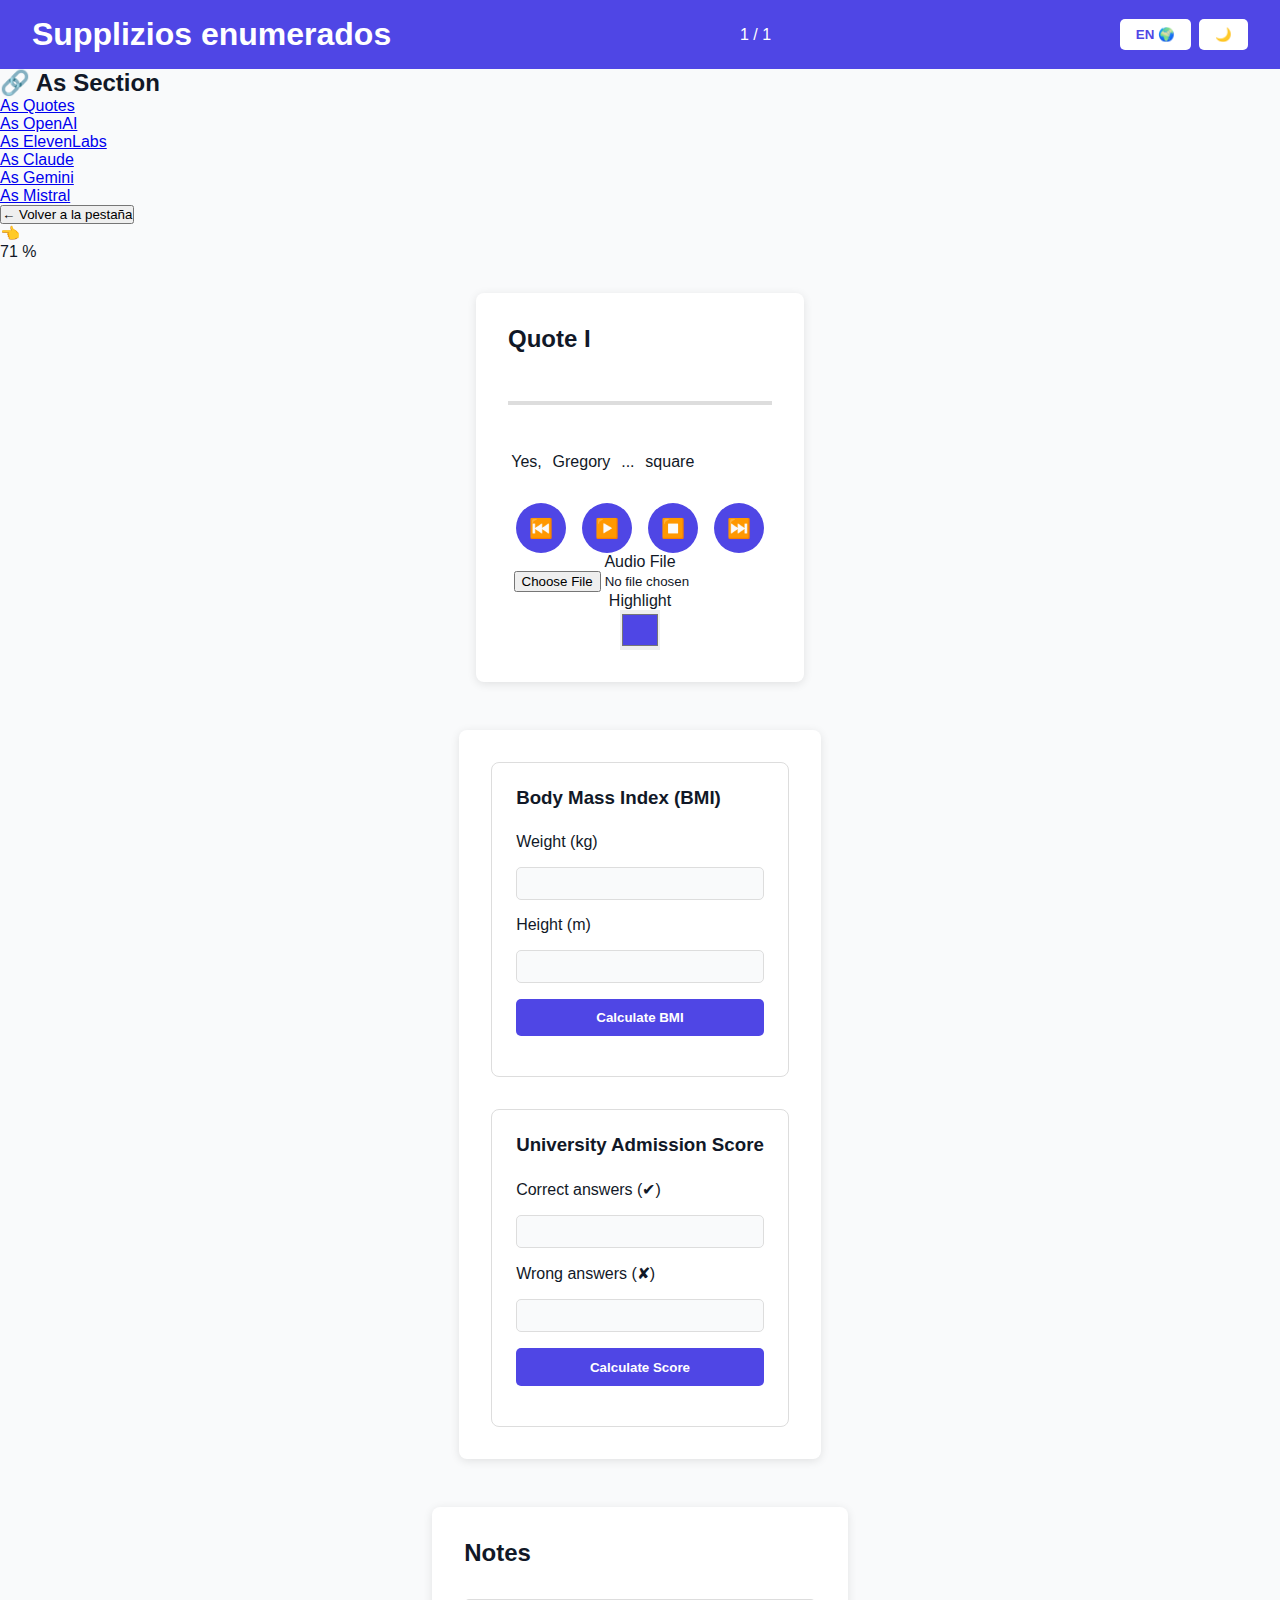
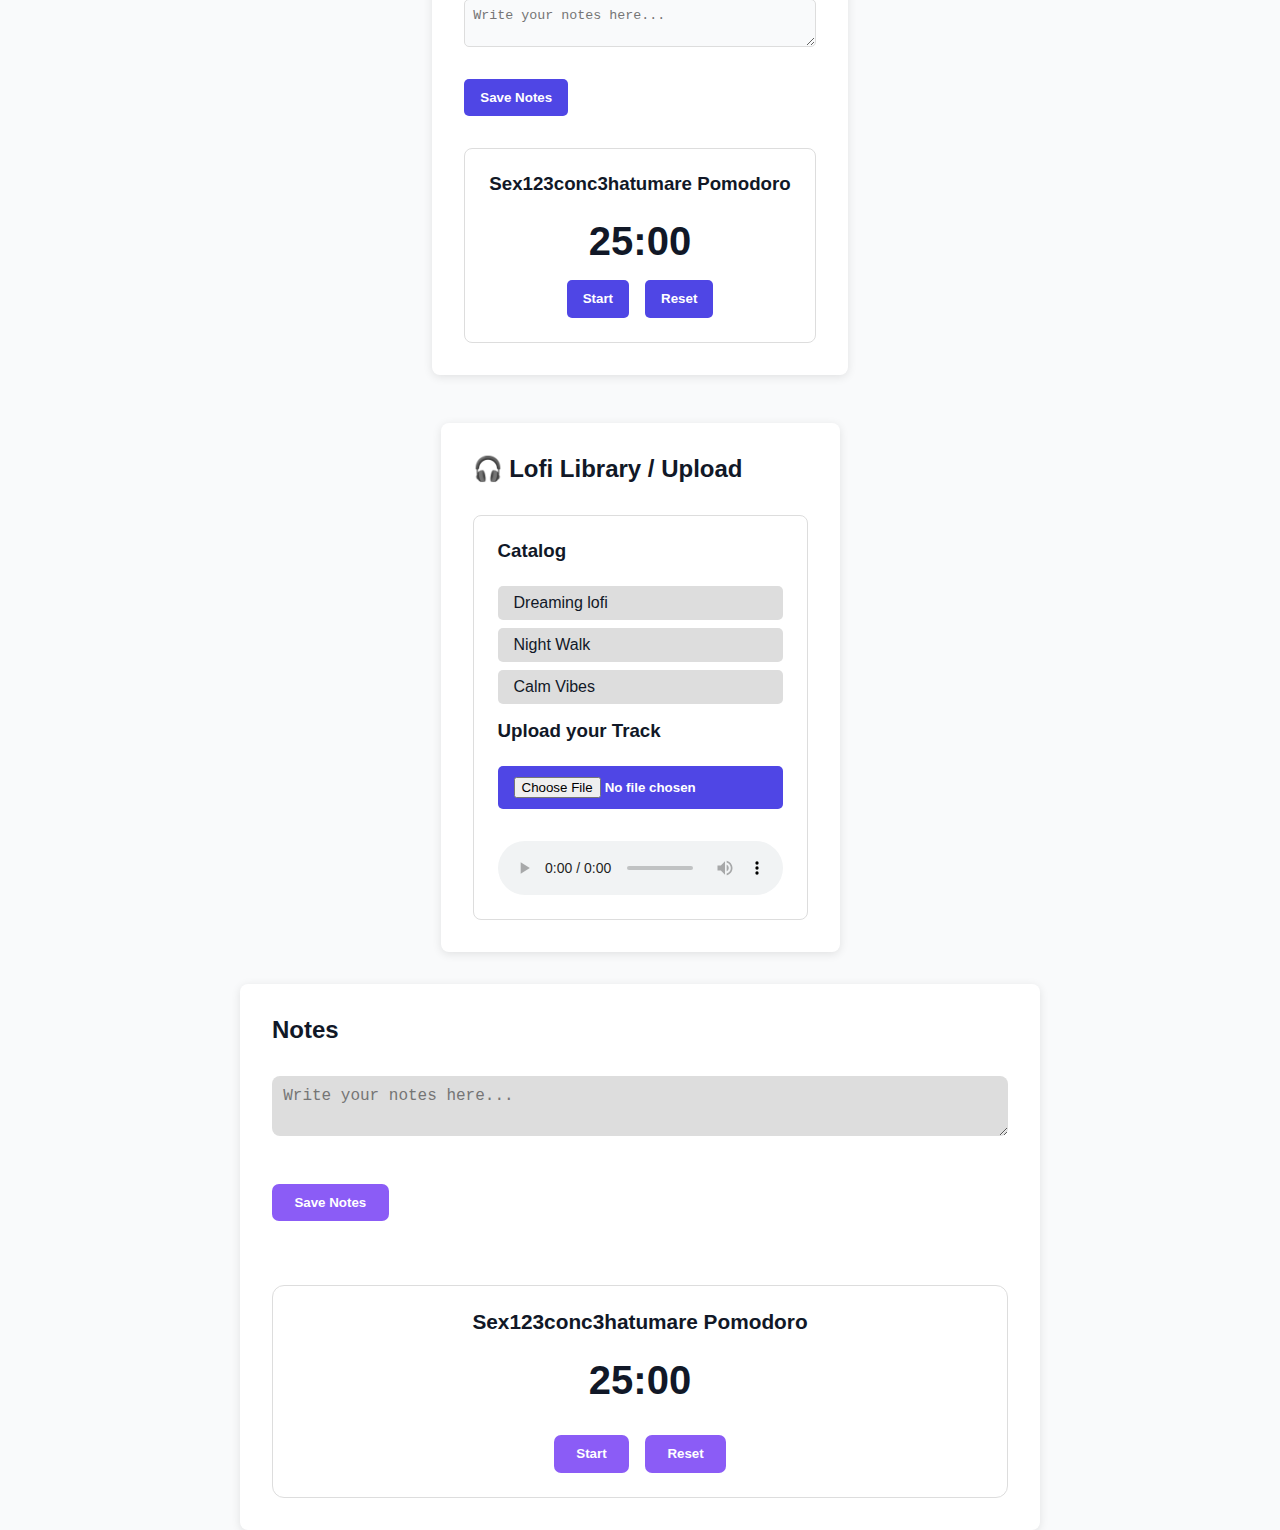
<file: public/index.html>
<!DOCTYPE html>
<html lang="en">
<head>
  <meta charset="UTF-8" />
  <meta name="viewport" content="width=device-width, initial-scale=1.0" />
  <title>Supplizios enumerados</title>

  <style>
    /* ----------  CORE LAYOUT + THEMES  ---------- */
    :root{
      /* LIGHT */
      --brand:#4f46e5;
      --bg:#f9fafb;
      --text:#111827;
      --card:#ffffff;
      --muted:#dddddd;
    }
    body.dark{
      /* DARK */
      --bg:#111827;
      --text:#f9fafb;
      --card:#1f2937;
      --muted:#374151;
    }
    *{box-sizing:border-box;margin:0;padding:0}
    body{
      font-family:Arial,Helvetica,sans-serif;
      background:var(--bg);
      color:var(--text);
      transition:background .3s,color .3s;
    }

    /* ----------  HEADER  ---------- */
    .app-header{
      display:flex;justify-content:space-between;align-items:center;
      gap:1rem;flex-wrap:wrap;
      padding:1rem 2rem;background:var(--brand);color:#fff
    }
    .toggle-btn{background:#fff;color:var(--brand);border:none;padding:.5rem 1rem;border-radius:5px;cursor:pointer;font-weight:bold}

    .main-content{padding:2rem;display:flex;flex-direction:column;gap:3rem}

    /* ----------  REUSABLE CARD  ---------- */
    .card{
      max-width:800px;margin:auto;background:var(--card);
      padding:2rem;border-radius:8px;box-shadow:0 2px 10px rgba(0,0,0,.1);
      display:flex;flex-direction:column;gap:2rem
    }

    /* ----------  QUOTE READER  ---------- */
    .quote-container .word{cursor:pointer;padding:.1em .2em;border-radius:3px}
    .reading-progress{height:4px;background:var(--muted);margin:1rem 0;position:relative}
    .progress-bar{height:100%;width:0;background:var(--brand);transition:width .3s}
    .audio-controls button{background:var(--brand);color:#fff;border:none;border-radius:50%;width:50px;height:50px;margin:0 .5rem;cursor:pointer;font-size:1.2rem}
    .setting-group{display:flex;flex-direction:column;align-items:center}
    .color-picker{width:40px;height:40px;border:none;cursor:pointer}

    /* ----------  CALCULATORS / NOTES / MUSIC  ---------- */
    .calc-card,.pomodoro-card,.music-card{border:1px solid var(--muted);border-radius:8px;padding:1.5rem;display:flex;flex-direction:column;gap:1rem}
    .calc-card h3,.pomodoro-card h3,.music-card h3{margin-bottom:.5rem}
    .calc-card input,#notesInput{padding:.5rem;border:1px solid var(--muted);border-radius:5px;width:100%;background:var(--bg);color:var(--text)}
    .calc-card button,.pomodoro-btn,.music-btn{background:var(--brand);color:#fff;border:none;border-radius:5px;padding:.7rem 1rem;cursor:pointer;font-weight:bold}
    .calc-result{font-weight:bold;text-align:center}
    .pomodoro-time{font-size:2.5rem;font-weight:bold;text-align:center}
    .playlist{list-style:none;padding:0;display:flex;flex-direction:column;gap:.5rem}
    .playlist li{cursor:pointer;padding:.5rem 1rem;border-radius:5px;background:var(--muted);color:var(--text)}
    .playlist li:hover{background:var(--brand);color:#fff}

    @media(max-width:600px){.audio-controls button{width:40px;height:40px}}
  </style>
</head>
<body>
  <div class="app-container">
    <header class="app-header">
      <h1 class="app-title">Supplizios enumerados</h1>
      <div class="quote-counter"><span id="currentQuote">1</span> / <span id="totalQuotes">1</span></div>
      <div style="display:flex;gap:.5rem"><button id="languageToggle" class="toggle-btn"><span class="language-text">EN</span> 🌍</button><button id="themeToggle" class="toggle-btn">🌙</button></div>
    </header>

    <!-- ...existing code... -->

<div>
  <h2>🔗 As Section</h2>
  <ul>
    <li><a href="https://oninodevie.github.io/quotes/">As Quotes</a></li>
    <li><a href="https://platform.openai.com/">As OpenAI</a></li>
    <li><a href="https://elevenlabs.io/">As ElevenLabs</a></li>
    <li><a href="https://anthropic.com/claude">As Claude</a></li>
    <li><a href="https://deepmind.google/technologies/gemini/">As Gemini</a></li>
    <li><a href="https://mistral.ai/news/mistral-large/">As Mistral</a></li>
  </ul>
</div>

<div id="modalOverlay" class="modal-overlay">
  <button class="back-btn" onclick="window.close()">
    <span class="arrow-icon">&#8592;</span> Volver a la pestaña
  </button>
  <div class="canvas-area">
    <div class="canvas-content"></div>
    <div class="canvas-cursor">&#128072;</div>
  </div>
  <div class="progress-indicator">71&nbsp;%</div>
</div>
<!-- ...existing code... -->
    <main class="main-content">
      <!-- QUOTE READER -->
      <section class="card quote-container">
        <h2 id="quoteTitle" class="quote-title">Loading...</h2>
        <div class="reading-progress"><div id="progressBar" class="progress-bar"></div></div>
        <div id="quoteDisplay"><div class="loading-state"><p>Loading quotes...</p></div></div>
        <div class="controls-panel">
          <div class="audio-controls"><button id="prevBtn">⏮️</button><button id="playPauseBtn">▶️</button><button id="stopBtn">⏹️</button><button id="nextBtn">⏭️</button></div>
          <div class="settings-panel"><div class="setting-group"><label for="audioFile">Audio File</label><input type="file" id="audioFile" accept="audio/*"></div><div class="setting-group"><label for="highlightColor">Highlight</label><input type="color" id="highlightColor" value="#4f46e5" class="color-picker"></div></div>
        </div>
      </section>

      <!-- CALCULATORS -->
      <section class="card calculator-container">
        <div class="calc-card"><h3>Body Mass Index (BMI)</h3><label>Weight (kg)</label><input type="number" id="weightInput" min="1" step="0.1"><label>Height (m)</label><input type="number" id="heightInput" min="0.5" step="0.01"><button id="bmiBtn">Calculate BMI</button><div id="bmiResult" class="calc-result"></div></div>
        <div class="calc-card"><h3>University Admission Score</h3><label>Correct answers (✔)</label><input type="number" id="goodInput" min="0"><label>Wrong answers (✘)</label><input type="number" id="badInput" min="0"><button id="scoreBtn">Calculate Score</button><div id="scoreResult" class="calc-result"></div></div>
      </section>

      <!-- NOTES & POMODORO -->
      <section class="card notes-container">
        <h2>Notes</h2><textarea id="notesInput" placeholder="Write your notes here..."></textarea><div class="notes-actions"><button id="saveNotesBtn" class="pomodoro-btn">Save Notes</button></div>
        <div class="pomodoro-card"><h3>Sex123conc3hatumare Pomodoro</h3><div id="pomodoroTimer" class="pomodoro-time">25:00</div><div style="display:flex;gap:1rem;justify-content:center"><button id="pomodoroStartBtn" class="pomodoro-btn">Start</button><button id="pomodoroResetBtn" class="pomodoro-btn">Reset</button></div></div>
      </section>

      <!-- MUSIC PLAYER -->
      <section class="card music-container">
        <h2>🎧 Lofi Library / Upload</h2>
        <div class="music-card">
          <h3>Catalog</h3>
          <ul id="playlist" class="playlist"></ul>
          <h3>Upload your Track</h3>
          <input type="file" id="userTrack" accept="audio/*" class="music-btn">
          <audio id="musicPlayer" controls style="width:100%;margin-top:1rem"></audio>
        </div>
      </section>
    </main>
<section class="card notes-container">
  <h2>Notes</h2>
  <textarea id="notesInput" placeholder="Write your notes here..." style="width:100%;height:60px;border-radius:8px;padding:.7rem;background:var(--muted);color:var(--text);border:none;font-size:1rem;"></textarea>
  <div class="notes-actions" style="margin:1rem 0;">
    <button id="saveNotesBtn" class="pomodoro-btn" style="background:#8b5cf6;color:#fff;padding:.7rem 1.4rem;border-radius:7px;font-weight:bold;border:none;cursor:pointer;">Save Notes</button>
  </div>
  <div class="pomodoro-card" style="border:1px solid var(--muted);border-radius:12px;padding:1.5rem;margin-top:1rem;">
    <h3 style="font-size:1.3rem;font-weight:bold;text-align:center;margin-bottom:.5rem;">Sex123conc3hatumare Pomodoro</h3>
    <div id="pomodoroTimer" class="pomodoro-time" style="font-size:2.5rem;font-weight:bold;text-align:center;">25:00</div>
    <div style="display:flex;gap:1rem;justify-content:center;margin-top:1rem;">
      <button id="pomodoroStartBtn" class="pomodoro-btn" style="background:#8b5cf6;color:#fff;padding:.7rem 1.4rem;border-radius:7px;font-weight:bold;border:none;cursor:pointer;">Start</button>
      <button id="pomodoroResetBtn" class="pomodoro-btn" style="background:#8b5cf6;color:#fff;padding:.7rem 1.4rem;border-radius:7px;font-weight:bold;border:none;cursor:pointer;">Reset</button>
    </div>
  </div>
</section>
    <audio id="audioPlayer" style="display:none;"></audio>
    <div id="errorMessage" class="error-message" aria-live="polite"></div>
  </div>

  <script>
    /* ----------  THEME ---------- */
    const themeToggle=document.getElementById('themeToggle');
    if(localStorage.getItem('theme')==='dark')document.body.classList.add('dark');
    themeToggle.addEventListener('click',()=>{document.body.classList.toggle('dark');localStorage.setItem('theme',document.body.classList.contains('dark')?'dark':'light')});

    /* ----------  QUOTE READER ---------- */
    class QuotesAudioApp{constructor(){this.quotes={en:[{id:'I',text:`Yes, Gregory ... square`,audio:''}],es:[{id:'I',text:`Sí, Gregory ... cuadrado`,audio:''}]};this.lang='en';this.idx=0;this.color='#4f46e5';this.e={d:document.getElementById('quoteDisplay'),t:document.getElementById('quoteTitle'),c:document.getElementById('currentQuote'),tot:document.getElementById('totalQuotes'),langBtn:document.getElementById('languageToggle'),picker:document.getElementById('highlightColor')};this.init()}init(){this.e.tot.textContent=this.quotes[this.lang].length;this.load();this.e.picker.addEventListener('input',e=>this.color=e.target.value);this.e.langBtn.addEventListener('click',()=>{this.lang=this.lang==='en'?'es':'en';this.e.langBtn.querySelector('.language-text').textContent=this.lang.toUpperCase();this.idx=0;this.load()})}load(){const q=this.quotes[this.lang][this.idx];this.e.t.textContent=`Quote ${q.id}`;this.e.c.textContent=this.idx+1;this.e.d.innerHTML=q.text.split(' ').map(w=>`<span class="word">${w}</span>`).join(' ');document.querySelectorAll('.word').forEach(s=>s.addEventListener('click',()=>{s.style.background=this.color;s.style.color='#fff'}))}};new QuotesAudioApp();

    /* ----------  CALCULATORS ---------- */
    document.getElementById('bmiBtn').addEventListener('click',()=>{const w=parseFloat(weightInput.value),h=parseFloat(heightInput.value);bmiResult.textContent=!w||!h?'Enter valid data':`BMI: ${(w/(h*h)).toFixed(2)}`});
    document.getElementById('scoreBtn').addEventListener('click',()=>{const s=Math.max(0,Math.min(400,(+goodInput.value||0)*4-(+badInput.value||0)));scoreResult.textContent=`Score: ${s} / 400`});

    /* ----------  NOTES ---------- */
    const notesKey='supplizios_notes';notesInput.value=localStorage.getItem(notesKey)||'';saveNotesBtn.onclick=()=>{localStorage.setItem(notesKey,notesInput.value);alert('Notes saved ✅')};

    /* ----------  POMODORO ---------- */
    let t=1500,int=null;const upd=()=>{pomodoroTimer.textContent=`${String(Math.floor(t/60)).padStart(2,'0')}:${String(t%60).padStart(2,'0')}`};upd();pomodoroStartBtn.onclick=()=>{if(int)return;int=setInterval(()=>{if(--t<0){clearInterval(int);int=null;alert('Pomodoro done!');t=0}upd()},1000)};pomodoroResetBtn.onclick=()=>{clearInterval(int);int=null;t=1500;upd()};

    /* ----------  MUSIC PLAYER ---------- */
    const catalog=[{title:'Dreaming lofi',url:'https://cdn.pixabay.com/download/audio/2022/03/10/audio_6d438e120c.mp3?filename=lovely-piano-lofi-112191.mp3'},{title:'Night Walk',url:'https://cdn.pixabay.com/download/audio/2021/11/30/audio_d763b69870.mp3?filename=lofi-study-112191.mp3'},{title:'Calm Vibes',url:'https://cdn.pixabay.com/download/audio/2022/02/23/audio_6546f49370.mp3?filename=calm-lofi-ambient-112191.mp3'}];
    const playlist=document.getElementById('playlist');const player=document.getElementById('musicPlayer');catalog.forEach((t,i)=>{const li=document.createElement('li');li.textContent=t.title;li.onclick=()=>{player.src=t.url;player.play()};playlist.appendChild(li)});
    document.getElementById('userTrack').addEventListener('change',e=>{const f=e.target.files[0];if(!f)return;player.src=URL.createObjectURL(f);player.play()});
  </script>
</body>
</html>
</file>
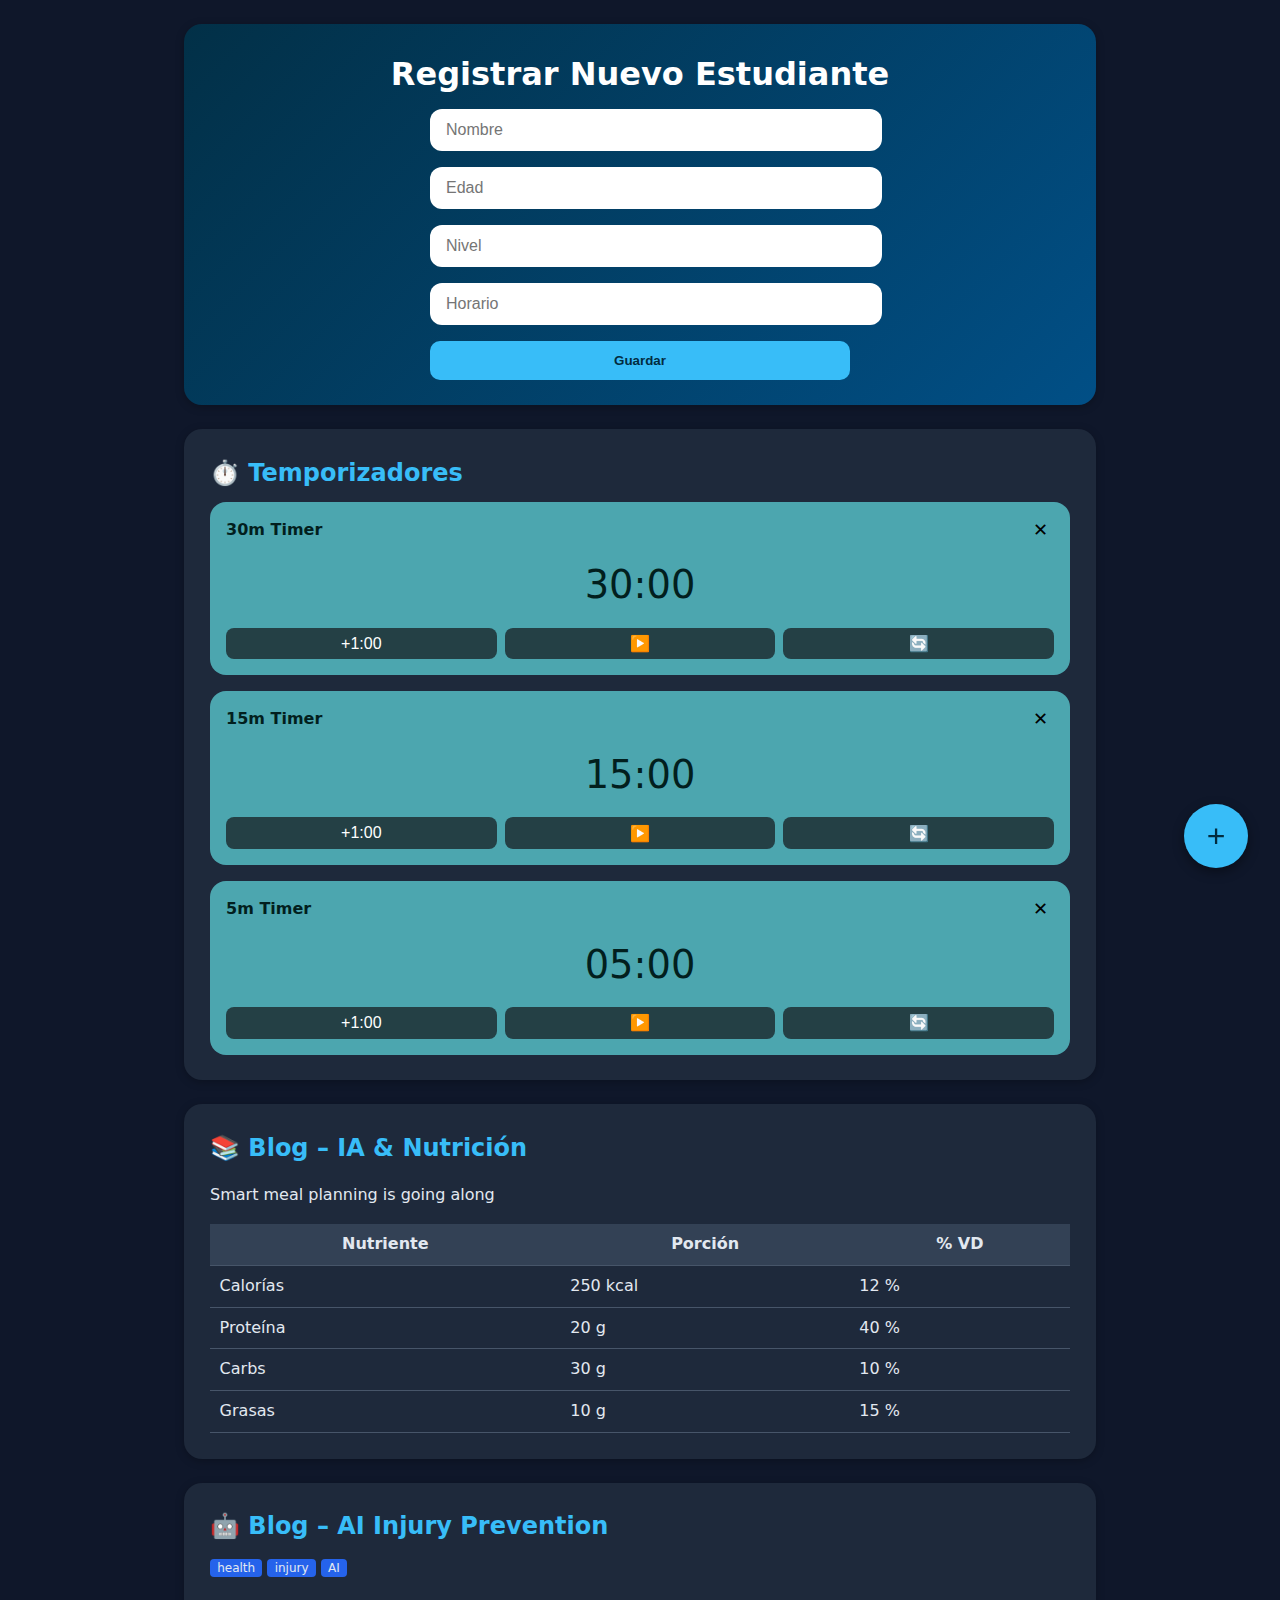
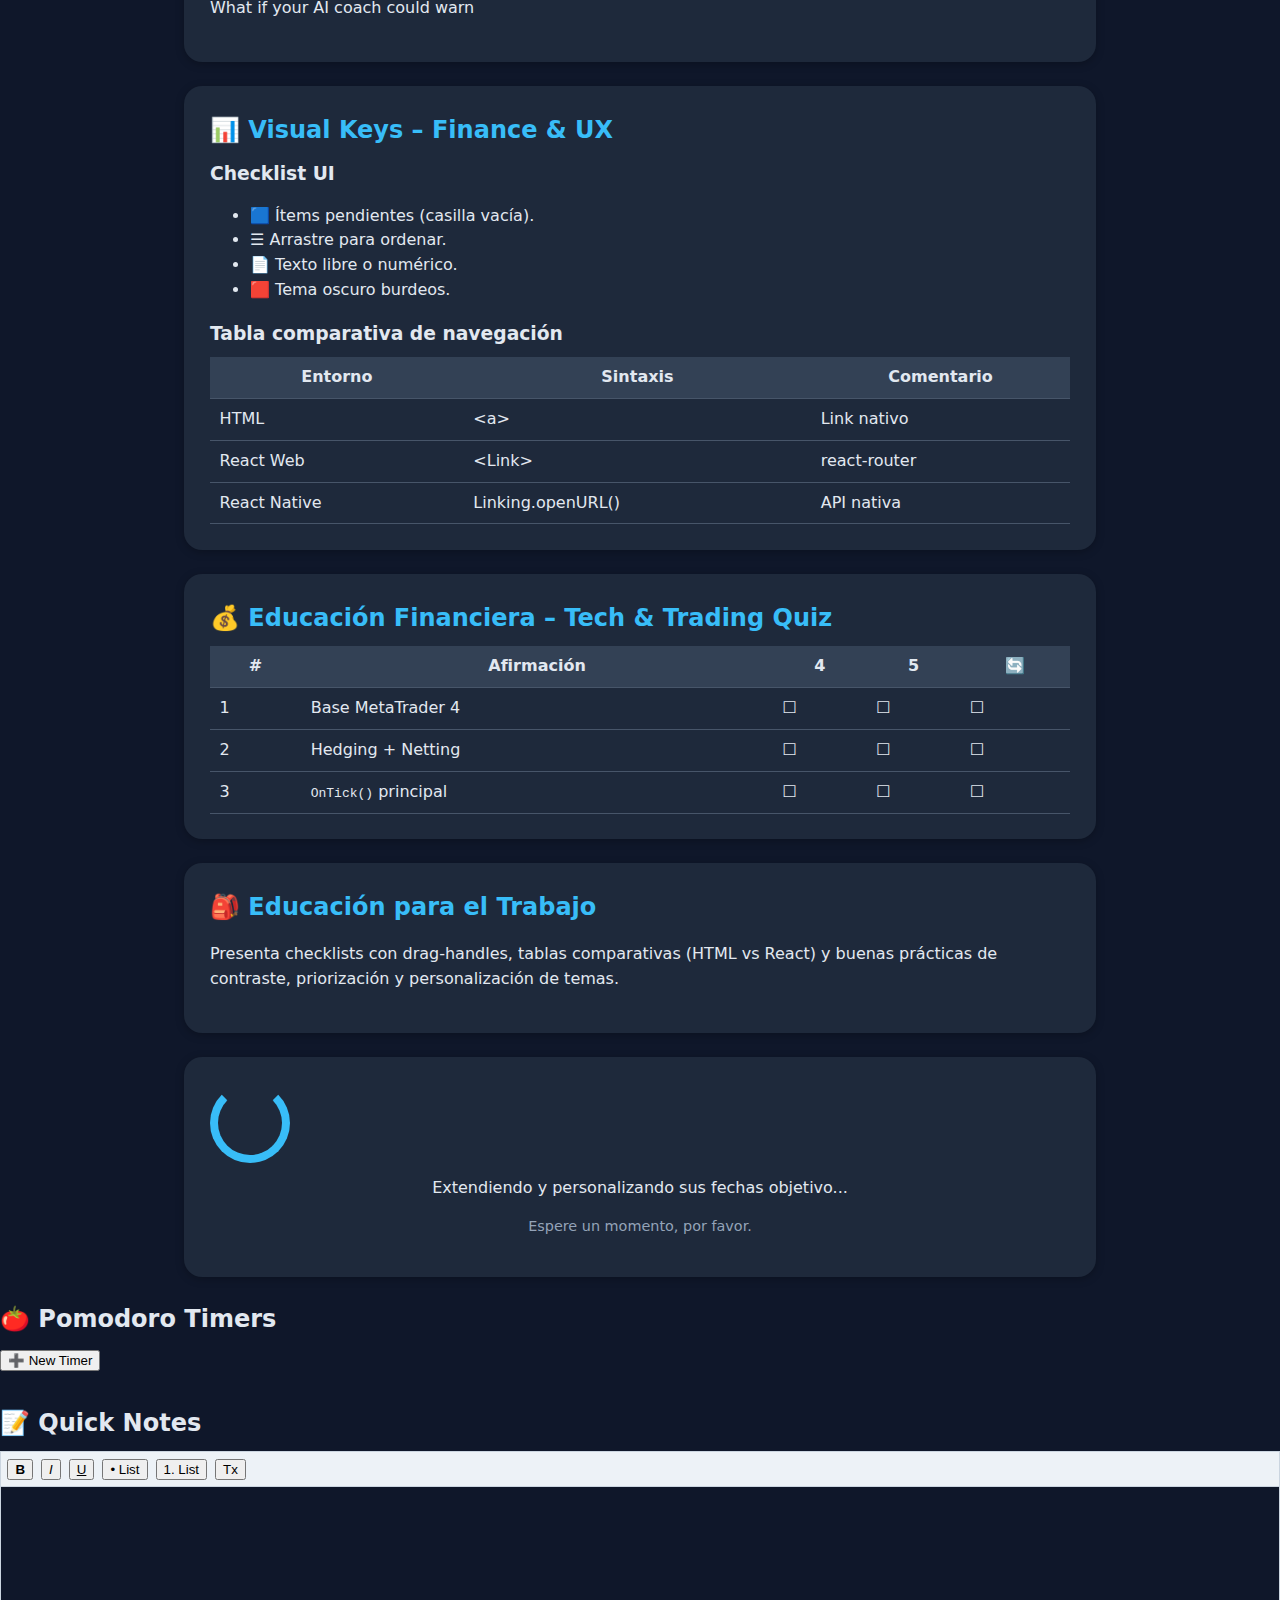
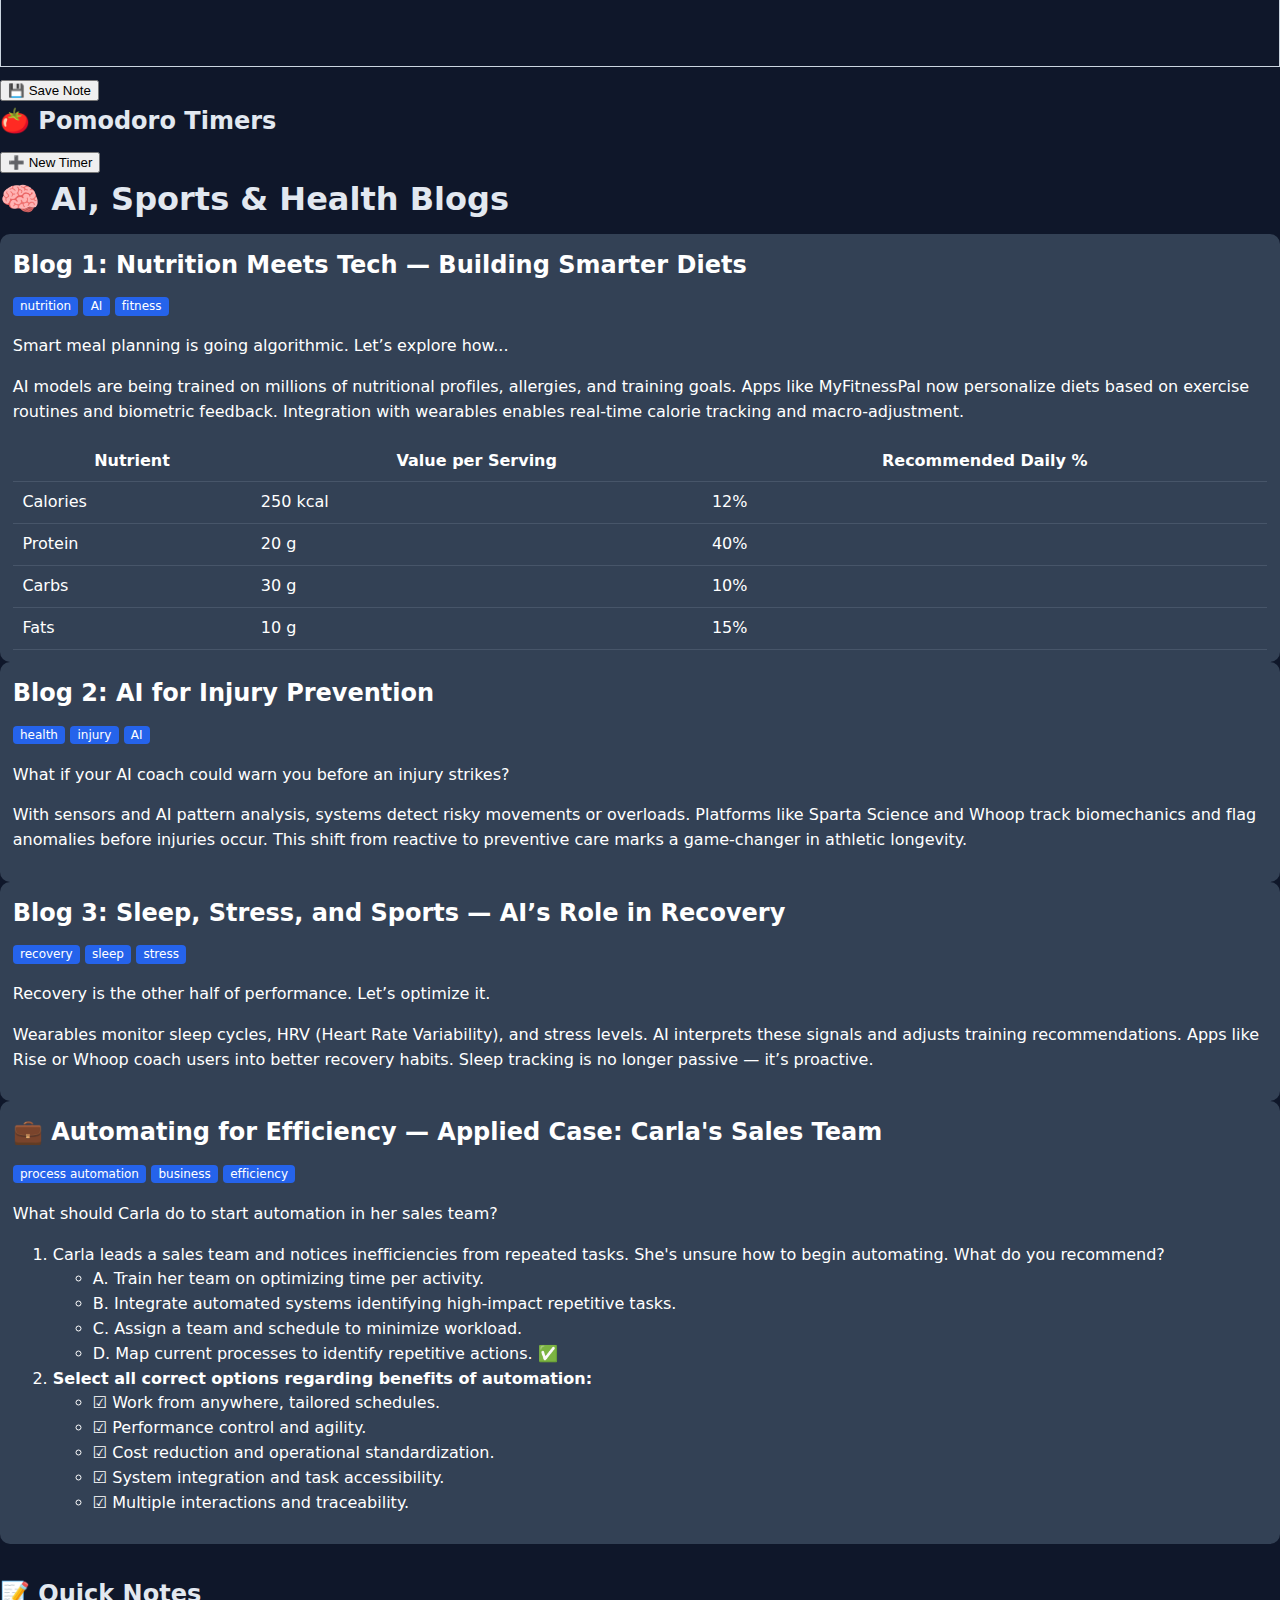
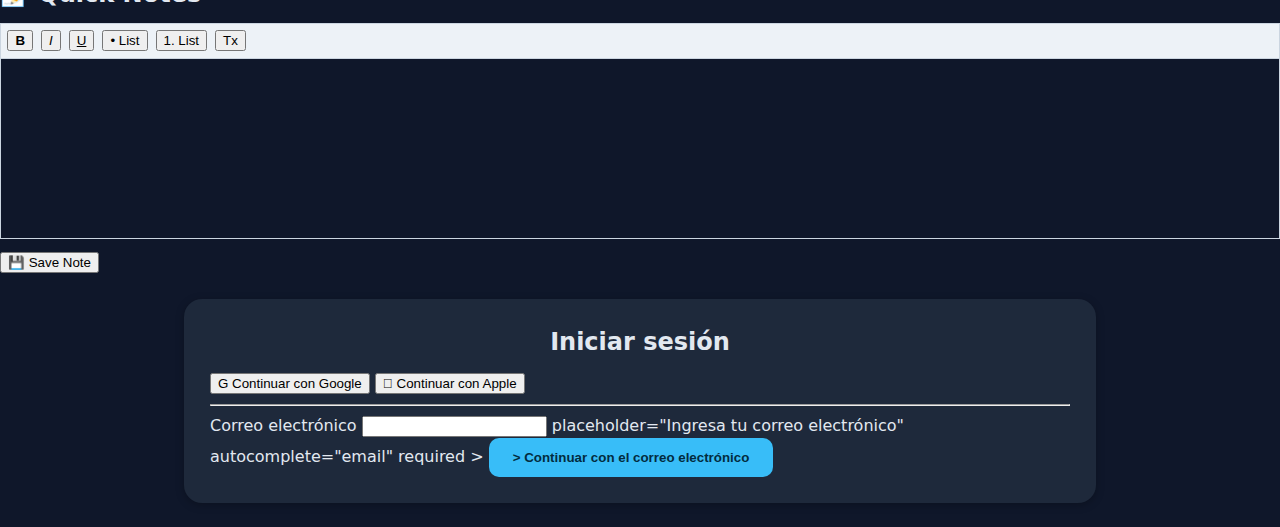
<file: old/sss.html>
<!--
  ╭──────────────────────────────────────────────────────────────────────────────╮
  │ Documento HTML completamente comentado. Cada bloque de comentarios describe │
  │         el propósito de **cada** palabra clave, atributo, selector,         │
  │         propiedad, método y convención de nomenclatura utilizada.           │
  │                                                                              │
  │  Notas sobre estilo de los comentarios:                                      │
  │  ─ "•" Encabezado de la explicación.                                         │
  │  ─ "→" Detalle o aclaración puntual.                                         │
  ╰──────────────────────────────────────────────────────────────────────────────╯
-->

<!DOCTYPE html><!-- • Declaración de tipo de documento: le indica al navegador que este archivo sigue la especificación HTML5. -->
<html lang="es"><!-- • Elemento raíz del documento. Atributo lang="es" especifica que el contenido principal está en español. -->
<head>
  <!-- • <meta charset="UTF-8"> declara que el documento está codificado en Unicode UTF-8 para soportar caracteres acentuados, ñ, emojis, etc. -->
  <meta charset="UTF-8">
  <!-- • <meta name="viewport"> permite un diseño responsive. 
       → width=device-width: ajusta el ancho lógico al del dispositivo.
       → initial-scale=1.0: zoom inicial al 100 %. -->
  <meta name="viewport" content="width=device-width,initial-scale=1.0">
  <!-- • <title> se muestra en la pestaña del navegador y en marcadores. -->
  <title>Demo Completa — Educación &amp; UX</title>

  <!--
    ╭───────────────────────────
    │  BLOQUE DE ESTILOS (CSS)
    ╰───────────────────────────
    • Se usa un único <style> embebido para mantener la demo autocontenida.
    • Se declaran variables CSS (custom properties) bajo :root para temas.
  -->
  <style>
    :root{/* • Sección raíz para variables globales de color. */
      /* → --bg, --surface... nombres semánticos facilitan el theming oscuro/claro. */
      --bg:#0f172a;        /* Color de fondo general (gris azulado muy oscuro).   */
      --surface:#1e293b;   /* Paneles principales (tarjetas).                     */
      --surface2:#334155;  /* Paneles secundarios (sub-tarjetas / tablas).        */
      --txt:#e2e8f0;       /* Color de texto predominante.                        */
      --accent:#38bdf8;    /* Color de realce (azul-cian).                       */
      --teal:#4ca6af;      /* Fondo de tarjetas de temporizador.                 */
      --teal-dk:#244045;   /* Variante más oscura para botones dentro del timer. */
    }

    /* • Selector `body` aplica reglas base de tipografía y layout. */
    body{
      margin:0;                              /* Elimina el margen por defecto.  */
      font-family:system-ui,sans-serif;       /* Fuente nativa del SO.           */
      background:var(--bg);                  /* Uso de variable — fondo oscuro. */
      color:var(--txt);                      /* Texto claro para contraste.     */
      line-height:1.55;                      /* Espaciado vertical legible.     */
    }

    /* • section.card: clase utilitaria para “tarjetas”. */
    section.card{
      background:var(--surface);
      padding:1.6rem;                        /* 1 rem ≈ tamaño de letra raíz.   */
      border-radius:18px;                    /* Esquinas redondeadas suaves.    */
      margin:1.5rem auto;                    /* Centra y separa verticalmente.  */
      max-width:860px;                       /* Ancho máx. para lecturas largas.*/
      /* Sombra sutil → x=0, y=2px, blur=8px, color negro translúcido.          */
      box-shadow:0 2px 8px rgba(0,0,0,.25);
    }

    /* Encabezados tipográficos */
    h1,h2,h3{
      margin:0 0 .6rem; /* Reinicia margen sup. a 0 y deja .6 rem debajo. */
    }

    /* ────────── Formulario ────────── */
    .form-wrap{
      display:flex;           /* Flexbox columna para alinear verticalmente. */
      flex-direction:column;
      gap:1rem;               /* Espacio entre inputs. */
    }
    .form-wrap input{
      padding:.75rem 1rem;    /* Área táctil cómoda.    */
      border-radius:12px;
      border:none;
      width:100%;             /* Se expanden al ancho padre. */
      font-size:1rem;         /* 16 px aprox. */
    }
    .btn-primary{
      background:var(--accent);
      border:none;
      color:#022c3f;          /* Texto oscuro sobre botón claro (inverso). */
      padding:.75rem 1.5rem;
      border-radius:10px;
      font-weight:600;        /* Semibold para énfasis. */
      cursor:pointer;         /* Puntero de mano. */
    }

    /* ────────── Panel de temporizadores ────────── */
    #timersGrid{
      display:flex;
      flex-direction:column;
      gap:1rem;               /* Espacio vertical entre tarjetas. */
    }
    .timer-card{
      background:var(--teal);
      padding:1rem;
      border-radius:16px;
      color:#021f1e;          /* Texto oscuro sobre verde-azul claro. */
      display:flex;
      flex-direction:column;
      gap:.8rem;
    }
    .timer-card header{
      display:flex;
      justify-content:space-between; /* Título a la izq. y botón cerrar a la der. */
      font-weight:600;
    }
    .dial{                    /* Pantalla grande del cronómetro. */
      font-size:2.4rem;
      text-align:center;
    }
    .timer-ctrls{
      display:flex;
      gap:.5rem;              /* Espacio entre botones de control. */
    }
    .timer-ctrls button{
      flex:1;                 /* Cada botón ocupa la misma anchura. */
      border:none;
      border-radius:8px;
      padding:.4rem;
      background:var(--teal-dk);
      color:#fff;
      font-size:1rem;
      cursor:pointer;
    }
    .close{
      background:none;
      border:none;
      font-size:1.1rem;
      cursor:pointer;
    }
    #newTimerBtn{/* Botón flotante para añadir nuevo cronómetro. */
      position:fixed;
      bottom:2rem;
      right:2rem;
      width:64px;
      height:64px;
      border-radius:50%;
      background:var(--accent);
      border:none;
      color:#022c3f;
      font-size:2rem;
      cursor:pointer;
      box-shadow:0 4px 12px rgba(0,0,0,.4);
    }

    /* ─── Blog / tabla / listas ─── */
    table{
      width:100%;
      border-collapse:collapse; /* Elimina espacios entre celdas. */
    }
    th,td{
      padding:.5rem .6rem;
      border-bottom:1px solid #475569;
    }
    thead{
      background:var(--surface2);
    }
    .tag{
      background:#2563eb;
      border-radius:4px;
      padding:.15rem .45rem;
      font-size:.75rem;
    }
    .blogs-wrap{
      display:flex;
      gap:1rem;
      overflow-x:auto; /* Carrusel horizontal si desborda. */
    }
    .blog-card{
      min-width:160px;
      background:var(--surface2);
      padding:.8rem;
      border-radius:10px;
      color:#fff;
    }

    /* ─── Spinner (componente de carga) ─── */
    .spinner{
      width:64px;height:64px;
      border:8px solid var(--accent);      /* Borde coloreado. */
      border-top-color:transparent;        /* Se crea “efecto hueco” arriba. */
      border-radius:50%;                   /* Círculo perfecto. */
      animation:spin 1s linear infinite;   /* Keyframes abajo. */
    }
    @keyframes spin{/* Gira de 0° a 360°. */
      to{transform:rotate(360deg)}
    }
  </style>
</head>

<body><!-- • Inicio de la sección visible del documento. -->

  <!-- ╭──────────────── Header ────────────────╮ -->
  <section class="card" style="text-align:center;background:linear-gradient(135deg,#023047 0%,#014f86 100%);color:#fff">
    <h1>Registrar Nuevo Estudiante</h1>
    <div class="form-wrap" style="max-width:420px;margin:auto">
      <!-- • <input> sin atributo name → es una demo (no se envía a servidor). -->
      <input placeholder="Nombre">
      <input placeholder="Edad" type="number"><!-- type="number" muestra teclado numérico en móvil. -->
      <input placeholder="Nivel">
      <input placeholder="Horario">
      <!-- .btn-primary definido arriba. -->
      <button class="btn-primary">Guardar</button>
    </div>
  </section>

  <!-- ╭──────────────── Timers ────────────────╮ -->
  <section class="card">
    <h2 style="color:var(--accent)">⏱️ Temporizadores</h2>
    <div id="timersGrid"></div><!-- Contenedor dinámico donde JS insertará .timer-card. -->
  </section>
  <!-- Botón flotante para crear un nuevo timer. -->
  <button id="newTimerBtn">+</button>

  <!-- ╭──────────────── Blogs & Educación ─────╮ -->
  <section class="card">
    <h2 style="color:var(--accent)">📚 Blog – IA &amp; Nutrición</h2>
    <p class="snippet">Smart meal planning is going along</p>
    <!-- Tabla nutricional de ejemplo -->
    <table>
      <thead><tr><th>Nutriente</th><th>Porción</th><th>% VD</th></tr></thead>
      <tbody>
        <tr><td>Calorías</td><td>250 kcal</td><td>12&nbsp;%</td></tr>
        <tr><td>Proteína</td><td>20 g</td><td>40&nbsp;%</td></tr>
        <tr><td>Carbs</td><td>30 g</td><td>10&nbsp;%</td></tr>
        <tr><td>Grasas</td><td>10 g</td><td>15&nbsp;%</td></tr>
      </tbody>
    </table>
  </section>

  <section class="card">
    <h2 style="color:var(--accent)">🤖 Blog – AI Injury Prevention</h2>
    <div style="margin-bottom:.5rem">
      <span class="tag">health</span> <span class="tag">injury</span> <span class="tag">AI</span>
    </div>
    <p class="snippet">What if your AI coach could warn</p>
  </section>

  <section class="card">
    <h2 style="color:var(--accent)">📊 Visual Keys – Finance &amp; UX</h2>
    <h3>Checklist UI</h3>
    <ul>
      <li>🟦 Ítems pendientes (casilla vacía).</li>
      <li>☰ Arrastre para ordenar.</li>
      <li>📄 Texto libre o numérico.</li>
      <li>🟥 Tema oscuro burdeos.</li>
    </ul>
    <h3 style="margin-top:1rem">Tabla comparativa de navegación</h3>
    <table>
      <thead><tr><th>Entorno</th><th>Sintaxis</th><th>Comentario</th></tr></thead>
      <tbody>
        <tr><td>HTML</td><td>&lt;a&gt;</td><td>Link nativo</td></tr>
        <tr><td>React Web</td><td>&lt;Link&gt;</td><td>react-router</td></tr>
        <tr><td>React Native</td><td>Linking.openURL()</td><td>API nativa</td></tr>
      </tbody>
    </table>
  </section>

  <section class="card">
    <h2 style="color:var(--accent)">💰 Educación Financiera – Tech &amp; Trading Quiz</h2>
    <table>
      <thead><tr><th>#</th><th>Afirmación</th><th>4</th><th>5</th><th>🔄</th></tr></thead>
      <tbody>
        <tr><td>1</td><td>Base MetaTrader 4</td><td>☐</td><td>☐</td><td>☐</td></tr>
        <tr><td>2</td><td>Hedging + Netting</td><td>☐</td><td>☐</td><td>☐</td></tr>
        <tr><td>3</td><td><code>OnTick()</code> principal</td><td>☐</td><td>☐</td><td>☐</td></tr>
      </tbody>
    </table>
  </section>

  <section class="card">
    <h2 style="color:var(--accent)">🎒 Educación para el Trabajo</h2>
    <p>Presenta checklists con drag-handles, tablas comparativas (HTML vs React) y buenas prácticas de contraste, priorización y personalización de temas.</p>
  </section>

  <!-- ╭────────────── Loading Component demo ─────────────╮ -->
  <section class="card" style="text-align:center">
    <div class="spinner" aria-label="Cargando"></div>
    <p class="text-lg" style="margin:.8rem 0 .2rem">Extendiendo y personalizando sus fechas objetivo...</p>
    <p style="font-size:.9rem;color:#94a3b8">Espere un momento, por favor.</p>
  </section>

  <!--
  ╭──────────────────────────────────────────────────────────────────────────────╮
  │  Bloque adicional basado en la captura de pantalla proporcionada:            │
  │    • Pantalla de autenticación con botones “Continuar con Google / Apple”   │
  │      y flujo alternativo por correo electrónico (botón inicialmente des-     │
  │      habilitado).                                                            │
  │                                                                              │
  │  Importante: mantengo la misma convención de comentarios exhaustivos         │
  │  utilizada en la respuesta anterior.                                         │
  ╰──────────────────────────────────────────────────────────────────────────────╯
-->


<section class="pomodoro-section" id="pomodoro">
  <h2>🍅 Pomodoro Timers</h2>

  <!-- Contenedor donde se inyectan los timers -->
  <div class="timer-grid" id="timerGrid"></div>

  <!-- Botón para crear nuevos timers (25 min por defecto) -->
  <button class="button-link" id="addTimerBtn">➕ New Timer</button>
</section>

<!-- 📝 Quick Notes -->
<section class="notes-section" id="quickNotes" style="margin-top:2rem">
  <h2>📝 Quick Notes</h2>
  <!-- Toolbar -->
  <div class="toolbar" style="border:1px solid #cbd5e0;border-bottom:none;background:#edf2f7;display:flex;gap:.5rem;padding:.4rem">
    <button data-cmd="bold"><strong>B</strong></button>
    <button data-cmd="italic"><em>I</em></button>
    <button data-cmd="underline"><u>U</u></button>
    <button data-cmd="insertUnorderedList">• List</button>
    <button data-cmd="insertOrderedList">1. List</button>
    <button data-cmd="removeFormat">Tx</button>
  </div>
  <!-- Editable area -->
  <div id="noteEditor" contenteditable="true" style="min-height:160px;border:1px solid #cbd5e0;padding:.6rem;font-family:inherit"></div>
  <button id="saveNote" class="button-link" style="margin-top:.8rem">💾 Save Note</button>
</section>

<script>
  // simple execCommand toolbar
  document.querySelectorAll('.toolbar button').forEach(btn=>{
    btn.onclick = () => document.execCommand(btn.dataset.cmd,false,null);
  });
  // persist note to localStorage
  const editor = document.getElementById('noteEditor');
  const LS_KEY = 'quickNote';
  editor.innerHTML = localStorage.getItem(LS_KEY) || '';
  document.getElementById('saveNote').onclick = ()=>{
    localStorage.setItem(LS_KEY, editor.innerHTML);
    alert('Nota guardada ✔️');
  };
</script>

<section class="pomodoro-section" id="pomodoro">
  <h2>🍅 Pomodoro Timers</h2>

  <!-- Contenedor donde se inyectan los timers -->
  <div class="timer-grid" id="timerGrid"></div>

  <!-- Botón para crear nuevos timers (25 min por defecto) -->
  <button class="button-link" id="addTimerBtn">➕ New Timer</button>
</section>


<h1>🧠 AI, Sports & Health Blogs</h1>

  <div class="blog-card">
    <h2>Blog 1: Nutrition Meets Tech — Building Smarter Diets</h2>
    <div class="tags">
      <span class="tag">nutrition</span>
      <span class="tag">AI</span>
      <span class="tag">fitness</span>
    </div>
    <p class="snippet">Smart meal planning is going algorithmic. Let’s explore how...</p>
    <p>AI models are being trained on millions of nutritional profiles, allergies, and training goals. Apps like MyFitnessPal now personalize diets based on exercise routines and biometric feedback. Integration with wearables enables real-time calorie tracking and macro-adjustment.</p>
    <table>
      <thead>
        <tr><th>Nutrient</th><th>Value per Serving</th><th>Recommended Daily %</th></tr>
      </thead>
      <tbody>
        <tr><td>Calories</td><td>250 kcal</td><td>12%</td></tr>
        <tr><td>Protein</td><td>20 g</td><td>40%</td></tr>
        <tr><td>Carbs</td><td>30 g</td><td>10%</td></tr>
        <tr><td>Fats</td><td>10 g</td><td>15%</td></tr>
      </tbody>
    </table>
  </div>

  <div class="blog-card">
    <h2>Blog 2: AI for Injury Prevention</h2>
    <div class="tags">
      <span class="tag">health</span>
      <span class="tag">injury</span>
      <span class="tag">AI</span>
    </div>
    <p class="snippet">What if your AI coach could warn you before an injury strikes?</p>
    <p>With sensors and AI pattern analysis, systems detect risky movements or overloads. Platforms like Sparta Science and Whoop track biomechanics and flag anomalies before injuries occur. This shift from reactive to preventive care marks a game-changer in athletic longevity.</p>
  </div>

  <div class="blog-card">
    <h2>Blog 3: Sleep, Stress, and Sports — AI’s Role in Recovery</h2>
    <div class="tags">
      <span class="tag">recovery</span>
      <span class="tag">sleep</span>
      <span class="tag">stress</span>
    </div>
    <p class="snippet">Recovery is the other half of performance. Let’s optimize it.</p>
    <p>Wearables monitor sleep cycles, HRV (Heart Rate Variability), and stress levels. AI interprets these signals and adjusts training recommendations. Apps like Rise or Whoop coach users into better recovery habits. Sleep tracking is no longer passive — it’s proactive.</p>
  </div>

  <div class="blog-card">
    <h2>💼 Automating for Efficiency — Applied Case: Carla's Sales Team</h2>
    <div class="tags">
      <span class="tag">process automation</span>
      <span class="tag">business</span>
      <span class="tag">efficiency</span>
    </div>
    <p class="snippet">What should Carla do to start automation in her sales team?</p>
    <ol>
      <li>Carla leads a sales team and notices inefficiencies from repeated tasks. She's unsure how to begin automating. What do you recommend?
        <ul>
          <li>A. Train her team on optimizing time per activity.</li>
          <li>B. Integrate automated systems identifying high-impact repetitive tasks.</li>
          <li>C. Assign a team and schedule to minimize workload.</li>
          <li>D. Map current processes to identify repetitive actions. ✅</li>
        </ul>
      </li>
      <li><strong>Select all correct options regarding benefits of automation:</strong>
        <ul>
          <li>☑ Work from anywhere, tailored schedules.</li>
          <li>☑ Performance control and agility.</li>
          <li>☑ Cost reduction and operational standardization.</li>
          <li>☑ System integration and task accessibility.</li>
          <li>☑ Multiple interactions and traceability.</li>
        </ul>
      </li>
    </ol>
  </div>

  
<!-- 📝 Quick Notes -->
<section class="notes-section" id="quickNotes" style="margin-top:2rem">
  <h2>📝 Quick Notes</h2>
  <!-- Toolbar -->
  <div class="toolbar" style="border:1px solid #cbd5e0;border-bottom:none;background:#edf2f7;display:flex;gap:.5rem;padding:.4rem">
    <button data-cmd="bold"><strong>B</strong></button>
    <button data-cmd="italic"><em>I</em></button>
    <button data-cmd="underline"><u>U</u></button>
    <button data-cmd="insertUnorderedList">• List</button>
    <button data-cmd="insertOrderedList">1. List</button>
    <button data-cmd="removeFormat">Tx</button>
  </div>
  <!-- Editable area -->
  <div id="noteEditor" contenteditable="true" style="min-height:160px;border:1px solid #cbd5e0;padding:.6rem;font-family:inherit"></div>
  <button id="saveNote" class="button-link" style="margin-top:.8rem">💾 Save Note</button>
</section>

<script>
  // simple execCommand toolbar
  document.querySelectorAll('.toolbar button').forEach(btn=>{
    btn.onclick = () => document.execCommand(btn.dataset.cmd,false,null);
  });
  // persist note to localStorage
  const editor = document.getElementById('noteEditor');
  const LS_KEY = 'quickNote';
  editor.innerHTML = localStorage.getItem(LS_KEY) || '';
  document.getElementById('saveNote').onclick = ()=>{
    localStorage.setItem(LS_KEY, editor.innerHTML);
    alert('Nota guardada ✔️');
  };
</script>



<!-- ╭────────────── Autenticación ──────────────╮ -->
<section class="card auth-card"><!-- • Sección nueva; clase auth-card reutiliza estilos .card. -->
  <h2 style="text-align:center">Iniciar sesión</h2>

  <!-- Botón Google -->
  <button class="btn-oauth google">
    <!-- • <svg> podría contener el logo; aquí usamos el carácter “G” simplificado. -->
    <span class="icon">G</span>
    Continuar con Google
  </button>

  <!-- Botón Apple -->
  <button class="btn-oauth apple">
    <span class="icon"><!-- U+F8FF glyph popular para logo Apple --></span>
    Continuar con Apple
  </button>

  <!-- Línea divisoria -->
  <hr><!-- <hr> = horizontal rule: separa alternativas de autenticación. -->

  <!-- Formulario email-only -->
  <form class="email-flow"><!-- No action: demo local. -->
    <label class="visually-hidden" for="email">Correo electrónico</label>
    <input
      id="email"
      type="email"                <!-- type=email ≈ validación automática HTML5. -->
      placeholder="Ingresa tu correo electrónico"
      autocomplete="email"        <!-- Sugiere email almacenado por el navegador. -->
      required                    <!-- Campo obligatorio para habilitar el botón. -->
    >

    <button
      type="submit"
      class="btn-primary"
      disabled                    <!-- El botón inicia deshabilitado hasta ingresar texto. -->
    >
      Continuar con el correo electrónico
    </button>
  </form>
</section>

  <!--
    ╭───────────────────────
    │  JavaScript — Motor de temporizadores
    ╰───────────────────────
    • Se usa ES6+; todas las funciones están en el ámbito global para simplicidad.
  -->
  <script>
    /* ───────────── Variables globales ───────────── */

    let timerSeq = 0; /* • Contador incremental que garantiza IDs únicos: t1, t2… */
    /* • Map ≈ diccionario clave→valor. Permite CRUD de timers por id. */
    const timers = new Map();

    /* • fmt(s): formatea segundos en "MM:SS".
       → Math.floor(): parte entera de minutos.
       → String.padStart(2,'0'): relleno con cero a la izquierda. */
    const fmt = s => `${String(Math.floor(Math.abs(s) / 60)).padStart(2,'0')}:${String(Math.abs(s) % 60).padStart(2,'0')}`;

    /* ───────────── createTimer ─────────────
       • label: texto mostrado en header.        (default '5m Timer')
       • total: duración total en segundos.      (default 300 = 5 min)
       • Retorna void; crea DOM e inserta en #timersGrid.
    */
    function createTimer(label = '5m Timer', total = 300){
      /* Clave primaria id (e.g. "t3"). ++timerSeq usa pre-incremento. */
      const id = `t${++timerSeq}`;

      /* Persistimos un objeto con:
         – sec: segundos restantes.         – total: valor inicial.
         – int: manejador setInterval o null si está en pausa. */
      timers.set(id, {sec: total, total, int: null});

      /* Generación dinámica de markup HTML para la tarjeta. */
      const c = document.createElement('div');
      c.className = 'timer-card';
      /* `` (template literals) interpolan vars ${}. */
      c.innerHTML = `
        <header>${label}<button class="close" data-id="${id}">✕</button></header>
        <div class="dial" id="${id}-time">${fmt(total)}</div>
        <div class="timer-ctrls">
          <button class="plus" data-id="${id}">+1:00</button>
          <button class="play" data-id="${id}">▶️</button>
          <button class="reset" data-id="${id}">🔄</button>
        </div>`;

      /* prepend() inserta como primer hijo (el más reciente arriba). */
      document.getElementById('timersGrid').prepend(c);

      /* Delegación de eventos: un solo handler interno por tarjeta. */
      c.onclick = e => {
        const tid = e.target.dataset.id; /* data-* attrs accedidos vía dataset. */
        if(!tid) return;                 /* Click fuera de botones: salir.     */
        if(e.target.classList.contains('play'))  toggle(tid, e.target);
        if(e.target.classList.contains('plus'))  plus(tid);
        if(e.target.classList.contains('reset')) reset(tid);
        if(e.target.classList.contains('close')) del(tid, c);
      };
    }

    /* tick(id): resta 1 s y actualiza UI. */
    function tick(id){
      const t = timers.get(id);
      if(!t) return;
      t.sec--;
      /* Se muestra signo negativo cuando expira. */
      document.getElementById(id + '-time').textContent = (t.sec < 0 ? '-' : '') + fmt(t.sec);
    }

    /* toggle(id,btn): alterna play/pausa. */
    function toggle(id, btn){
      const t = timers.get(id);
      if(!t) return;
      if(t.int){
        /* Si estaba corriendo → pausa. */
        clearInterval(t.int);
        t.int = null;
        btn.textContent = '▶️';
      }else{
        /* Si estaba en pausa → inicia intervalo de 1 s. */
        t.int = setInterval(() => tick(id), 1000);
        btn.textContent = '⏸️';
      }
    }

    /* plus(id): añade 60 s. */
    const plus = id => {
      const t = timers.get(id);
      t.sec += 60;
      document.getElementById(id + '-time').textContent = fmt(t.sec);
    };

    /* reset(id): vuelve a duración inicial. */
    const reset = id => {
      const t = timers.get(id);
      t.sec = t.total;
      document.getElementById(id + '-time').textContent = fmt(t.sec);
    };

    /* del(id,card): limpia intervalo, elimina Map y quita nodo DOM. */
    function del(id, card){
      const t = timers.get(id);
      if(t.int) clearInterval(t.int);
      timers.delete(id);
      card.remove();
    }

    /* Event listener del botón flotante: prompt() pide minutos y crea timer. */
    document.getElementById('newTimerBtn').onclick = () => {
      /* +prompt castea string→number; + antes convierte a Number. */
      const m = +prompt('Minutos?', 5);
      if(m > 0) createTimer(m + 'm Timer', m * 60);
    };

    /* Seed inicial: tres temporizadores (5, 15 y 30 min). */
    createTimer('5m Timer', 300);
    createTimer('15m Timer', 900);
    createTimer('30m Timer', 1800);
  </script>
</body>
</html>
</file>
